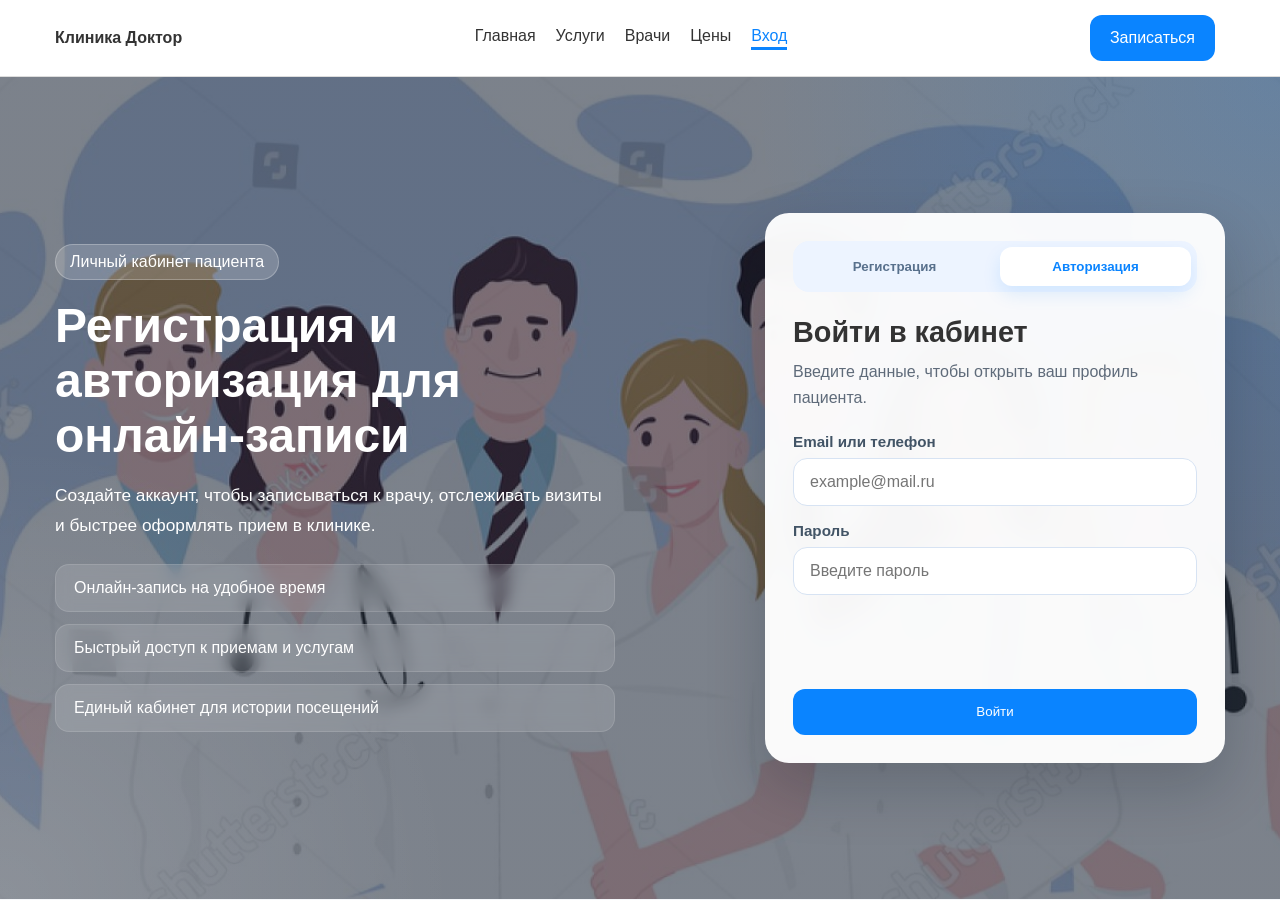
<file: admin.html>
<!DOCTYPE html>
<html lang="ru">
<head>
    <meta charset="UTF-8">
    <meta name="viewport" content="width=device-width, initial-scale=1.0">
    <title>Админ-панель — Клиника Доктор</title>
    <link rel="stylesheet" href="profile.css">
    <link rel="stylesheet" href="account-ui.css?v=5">
    <link rel="stylesheet" href="admin.css">
</head>
<body>
<header class="header">
    <div class="container nav">
        <a href="index.html" class="logo">Клиника Доктор</a>
        <nav class="menu">
            <a href="index.html">Главная</a>
            <a href="services.html">Услуги</a>
            <a href="doctors.html">Врачи</a>
            <a href="prices.html">Цены</a>
            <a href="contacts.html">Контакты</a>
        </nav>
        <a href="auth.html#register" class="btn primary">Записаться</a>
    </div>
</header>

<main class="profile-page">
    <section class="container admin-layout" data-admin-page>
        <aside class="admin-sidebar">
            <a href="#admin-summary">Обзор</a>
            <a href="#admin-specialty-form">Добавить специальность</a>
            <a href="#admin-specialties">Специальности</a>
            <a href="#admin-doctor-form">Добавить врача</a>
            <a href="#admin-service-form">Добавить услугу</a>
            <a href="#admin-doctors">Врачи</a>
            <a href="#admin-services">Услуги</a>
            <a href="#admin-appointments">Записи</a>
        </aside>

        <div class="admin-content">
            <section class="profile-section" id="admin-summary">
                <div class="admin-summary" data-admin-summary></div>
            </section>

            <section class="profile-section" id="admin-specialty-form">
                <h2>Добавить специальность</h2>
                <form class="admin-form" data-admin-specialty-form>
                    <input type="text" name="name" placeholder="Название специальности" required>
                    <input type="text" name="specialty_key" placeholder="Ключ: endocrinologist" required>
                    <button type="submit" class="btn primary">Добавить специальность</button>
                    <p class="auth-message"></p>
                </form>
            </section>

            <section class="profile-section" id="admin-specialties">
                <div class="section-header">
                    <h2>Специальности</h2>
                    <button class="btn secondary admin-toggle-btn" type="button" data-toggle-list="specialties">Свернуть</button>
                </div>
                <div class="admin-list" data-admin-specialties></div>
            </section>

            <section class="profile-section" id="admin-doctor-form">
                <h2>Добавить врача</h2>
                <form class="admin-form" data-admin-doctor-form>
                    <input type="text" name="full_name" placeholder="ФИО врача" required>
                    <select name="specialty_id" required></select>
                    <div class="admin-form-group">
                        <h3>Аккаунт врача</h3>
                        <input type="email" name="account_login" placeholder="Логин врача (email)" required>
                        <input type="tel" name="account_phone" placeholder="Телефон врача" required>
                        <input type="text" name="account_password" placeholder="Пароль врача" required>
                    </div>
                    <input type="text" name="experience_text" placeholder="Стаж: 10 лет" required>
                    <input type="file" name="image_file" accept="image/png,image/jpeg,image/webp" required>
                    <div class="admin-picker">
                        <label class="admin-picker-label" for="doctor-service-select">Услуги врача</label>
                        <select id="doctor-service-select" data-admin-service-select>
                            <option value="">Выберите услугу</option>
                        </select>
                        <button type="button" class="btn primary admin-picker-btn" data-admin-add-service>Добавить</button>
                    </div>
                    <div class="admin-selected-list" data-admin-selected-services></div>
                    <textarea name="description" rows="4" placeholder="Описание врача" required></textarea>
                    <button type="submit" class="btn primary">Добавить врача</button>
                    <p class="auth-message"></p>
                </form>
            </section>

            <section class="profile-section" id="admin-service-form">
                <h2>Добавить услугу</h2>
                <form class="admin-form" data-admin-service-form>
                    <input type="text" name="name" placeholder="Название услуги" required>
                    <input type="number" name="price" placeholder="Цена" required>
                    <select name="category_key" required>
                        <option value="">Выберите категорию</option>
                        <option value="consultation">Консультации</option>
                        <option value="diagnostics">Диагностика</option>
                        <option value="analysis">Анализы</option>
                        <option value="cardio">Кардиология</option>
                        <option value="checkup">Check-up</option>
                        <option value="treatment">Лечение</option>
                        <option value="general">Общее</option>
                    </select>
                    <select name="specialty_id">
                        <option value="">Без специальности</option>
                    </select>
                    <p class="admin-hint">Услугу можно оставить общей или привязать к определенной специальности.</p>
                    <input type="file" name="image_file" accept="image/png,image/jpeg,image/webp" required>
                    <button type="submit" class="btn primary">Добавить услугу</button>
                    <p class="auth-message"></p>
                </form>
            </section>

            <section class="profile-section" id="admin-doctors">
                <div class="section-header">
                    <h2>Врачи</h2>
                    <button class="btn secondary admin-toggle-btn" type="button" data-toggle-list="doctors">Свернуть</button>
                </div>
                <div class="admin-list" data-admin-doctors></div>
            </section>

            <section class="profile-section" id="admin-services">
                <div class="section-header">
                    <h2>Услуги</h2>
                    <button class="btn secondary admin-toggle-btn" type="button" data-toggle-list="services">Свернуть</button>
                </div>
                <div class="admin-list" data-admin-services></div>
            </section>

            <section class="profile-section" id="admin-appointments">
                <h2>Все записи</h2>
                <div class="admin-appointments" data-admin-appointments></div>
            </section>
        </div>
    </section>
</main>

<footer class="footer">
    <div class="container">
        <p>© 2026 Клиника Доктор</p>
    </div>
</footer>

<script>
const links = document.querySelectorAll('.menu a');
links.forEach(link => {
    if (link.href === window.location.href) {
        link.classList.add('active');
    }
});
</script>
<script src="account-ui.js?v=5"></script>
</body>
</html>
</file>
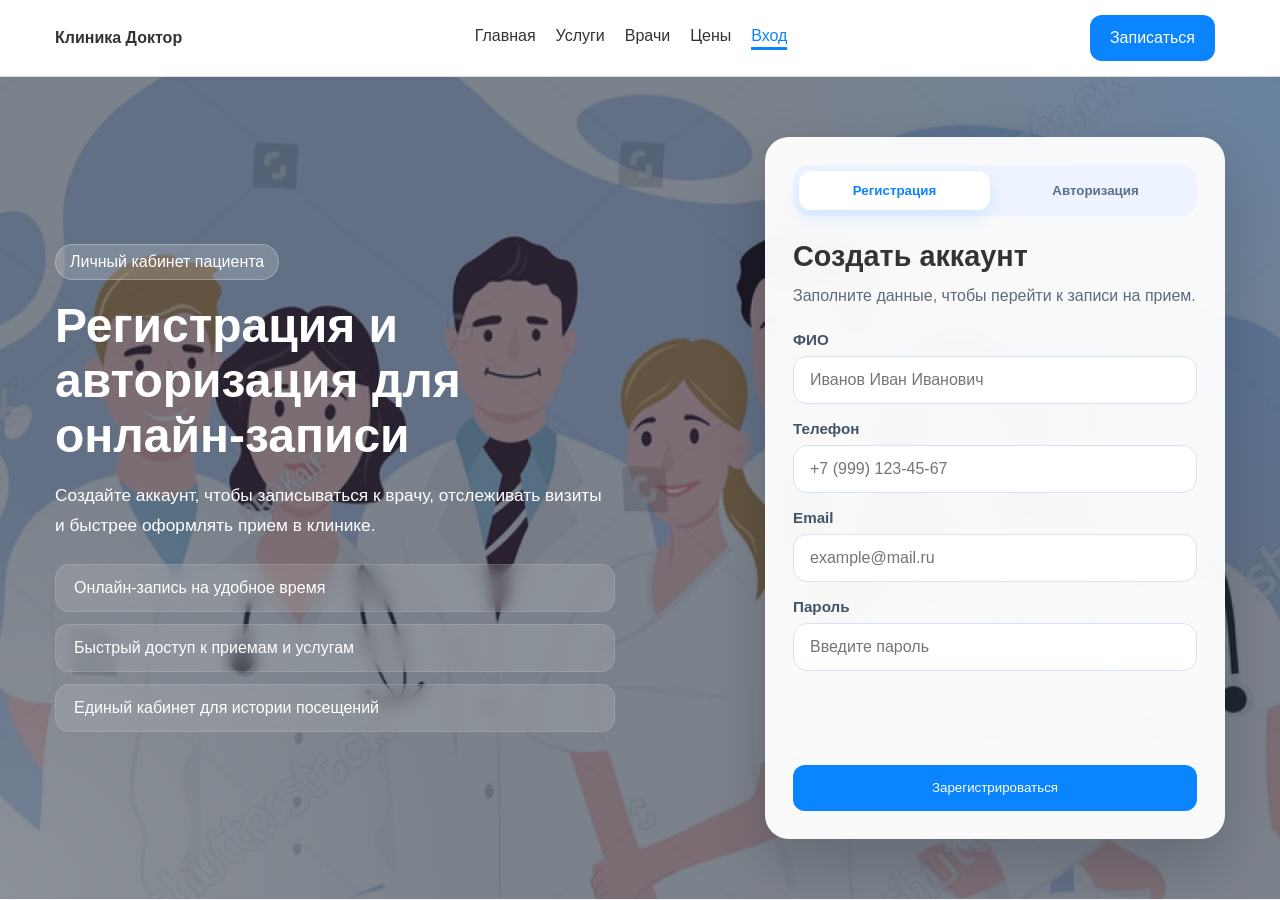
<file: auth.html>
<!DOCTYPE html>
<html lang="ru">
<head>
    <meta charset="UTF-8">
    <meta name="viewport" content="width=device-width, initial-scale=1.0">
    <title>Регистрация и авторизация — Клиника Доктор</title>
    <link rel="stylesheet" href="auth.css">
    <link rel="stylesheet" href="account-ui.css?v=5">
</head>
<body>
<header class="header">
    <div class="container nav">
        <a href="index.html" class="logo">Клиника Доктор</a>
        <nav class="menu">
            <a href="index.html">Главная</a>
            <a href="services.html">Услуги</a>
            <a href="doctors.html">Врачи</a>
            <a href="prices.html">Цены</a>
            <a href="auth.html" class="active">Вход</a>
        </nav>
        <a href="auth.html#register" class="btn primary">Записаться</a>
    </div>
</header>

<main class="auth-page">
    <div class="auth-backdrop"></div>
    <section class="auth-shell container">
        <div class="auth-aside">
            <span class="hero-badge">Личный кабинет пациента</span>
            <h1>Регистрация и авторизация для онлайн-записи</h1>
            <p>Создайте аккаунт, чтобы записываться к врачу, отслеживать визиты и быстрее оформлять прием в клинике.</p>
            <ul class="auth-benefits">
                <li>Онлайн-запись на удобное время</li>
                <li>Быстрый доступ к приемам и услугам</li>
                <li>Единый кабинет для истории посещений</li>
            </ul>
        </div>

        <div class="auth-window">
            <div class="auth-tabs">
                <button class="tab-btn active" data-tab="register" type="button">Регистрация</button>
                <button class="tab-btn" data-tab="login" type="button">Авторизация</button>
            </div>

            <div class="auth-panel active" id="register-panel">
                <h2>Создать аккаунт</h2>
                <p>Заполните данные, чтобы перейти к записи на прием.</p>
                <form class="auth-form">
                    <label>
                        <span>ФИО</span>
                        <input type="text" name="full_name" placeholder="Иванов Иван Иванович" autocomplete="name" required>
                    </label>
                    <label>
                        <span>Телефон</span>
                        <input type="tel" name="phone" placeholder="+7 (999) 123-45-67" autocomplete="tel" required>
                    </label>
                    <label>
                        <span>Email</span>
                        <input type="email" name="email" placeholder="example@mail.ru" autocomplete="email" required>
                    </label>
                    <label>
                        <span>Пароль</span>
                        <input type="password" name="password" placeholder="Введите пароль" autocomplete="new-password" required>
                    </label>
                    <p class="auth-message" aria-live="polite"></p>
                    <button type="submit" class="btn primary">Зарегистрироваться</button>
                </form>
            </div>

            <div class="auth-panel" id="login-panel">
                <h2>Войти в кабинет</h2>
                <p>Введите данные, чтобы открыть ваш профиль пациента.</p>
                <form class="auth-form">
                    <label>
                        <span>Email или телефон</span>
                        <input type="text" name="login" placeholder="example@mail.ru" autocomplete="username" required>
                    </label>
                    <label>
                        <span>Пароль</span>
                        <input type="password" name="password" placeholder="Введите пароль" autocomplete="current-password" required>
                    </label>
                    <p class="auth-message" aria-live="polite"></p>
                    <button type="submit" class="btn primary">Войти</button>
                </form>
            </div>
        </div>
    </section>
</main>

<script>
const menuLinks = document.querySelectorAll(".menu a");
menuLinks.forEach((link) => {
    if (link.href === window.location.href.split("#")[0]) {
        link.classList.add("active");
    }
});

const tabs = document.querySelectorAll(".tab-btn");
const panels = document.querySelectorAll(".auth-panel");

function activateTab(tabName) {
    tabs.forEach((tab) => {
        tab.classList.toggle("active", tab.dataset.tab === tabName);
    });

    panels.forEach((panel) => {
        panel.classList.toggle("active", panel.id === `${tabName}-panel`);
    });
}

tabs.forEach((tab) => {
    tab.addEventListener("click", () => {
        const tabName = tab.dataset.tab;
        activateTab(tabName);
        history.replaceState(null, "", `#${tabName}`);
    });
});

const initialTab = window.location.hash === "#login" ? "login" : "register";
activateTab(initialTab);
</script>
<script src="account-ui.js?v=5"></script>
</body>
</html>
</file>
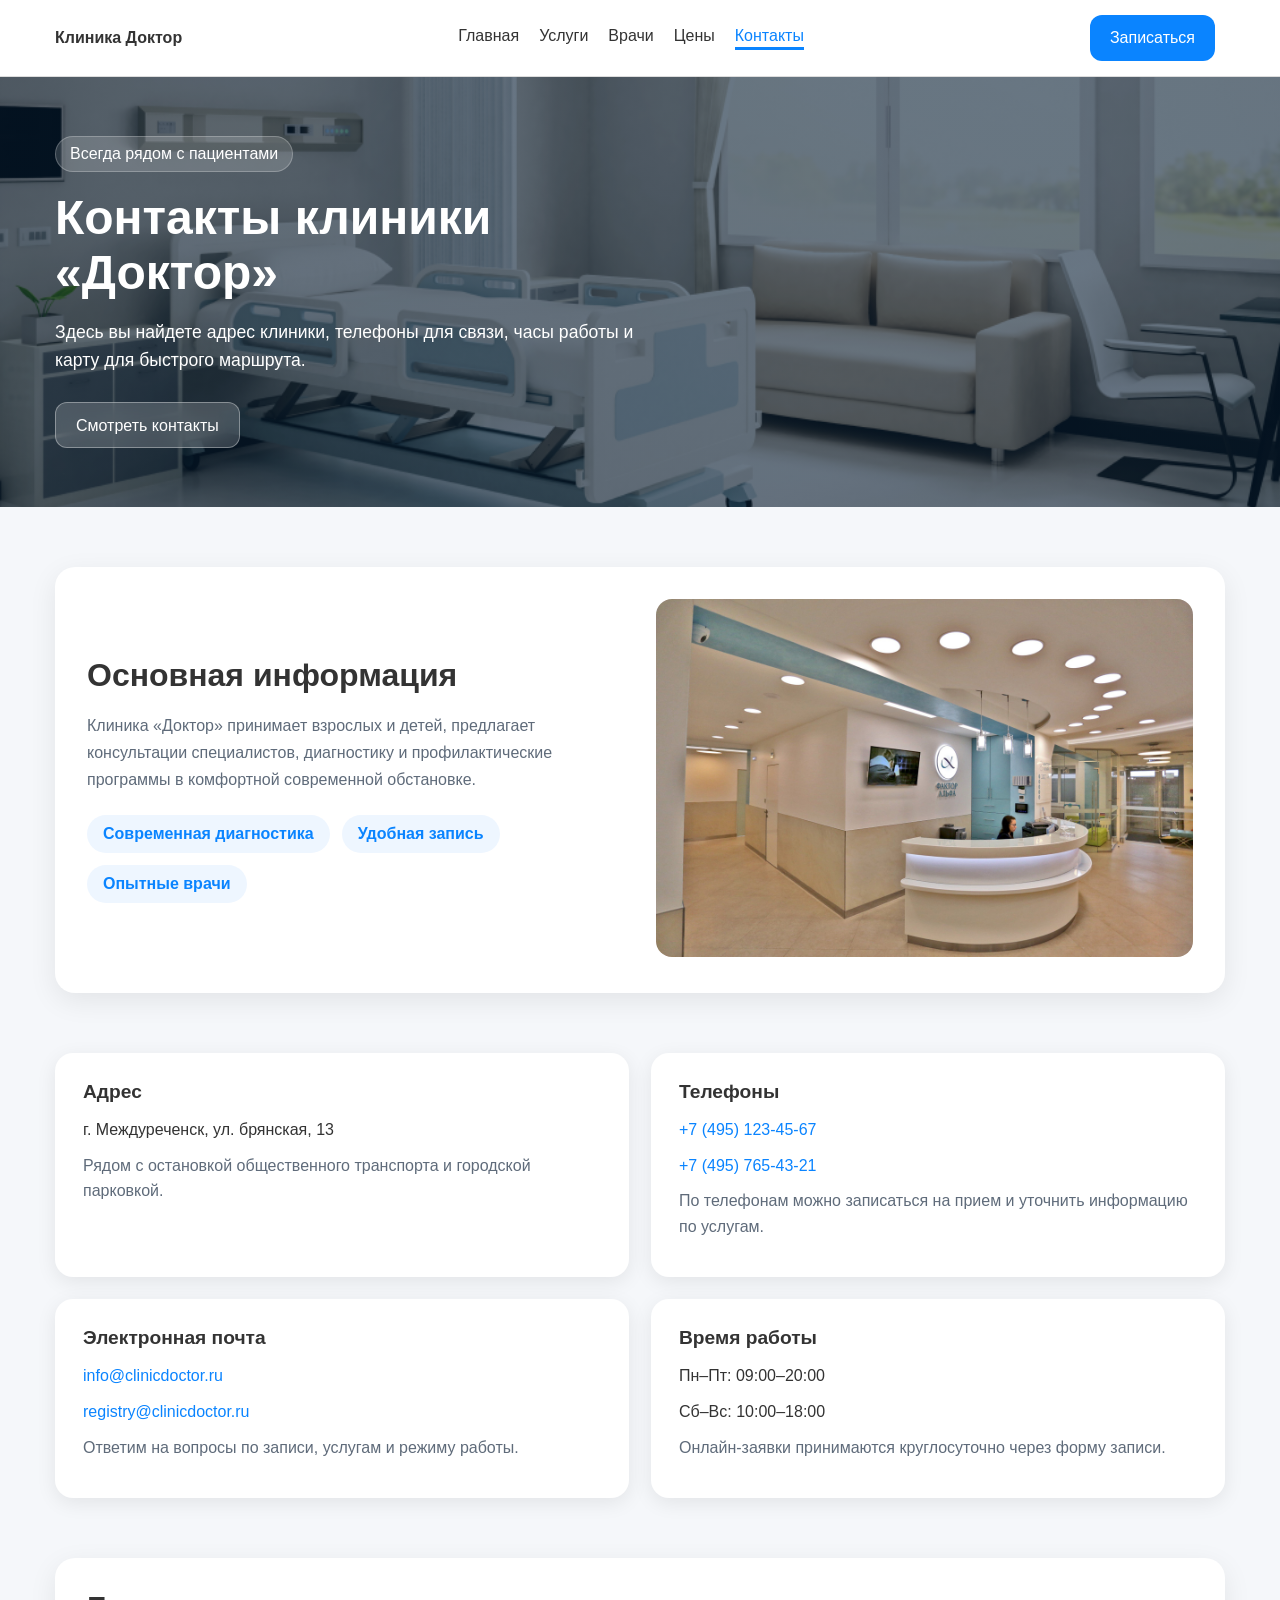
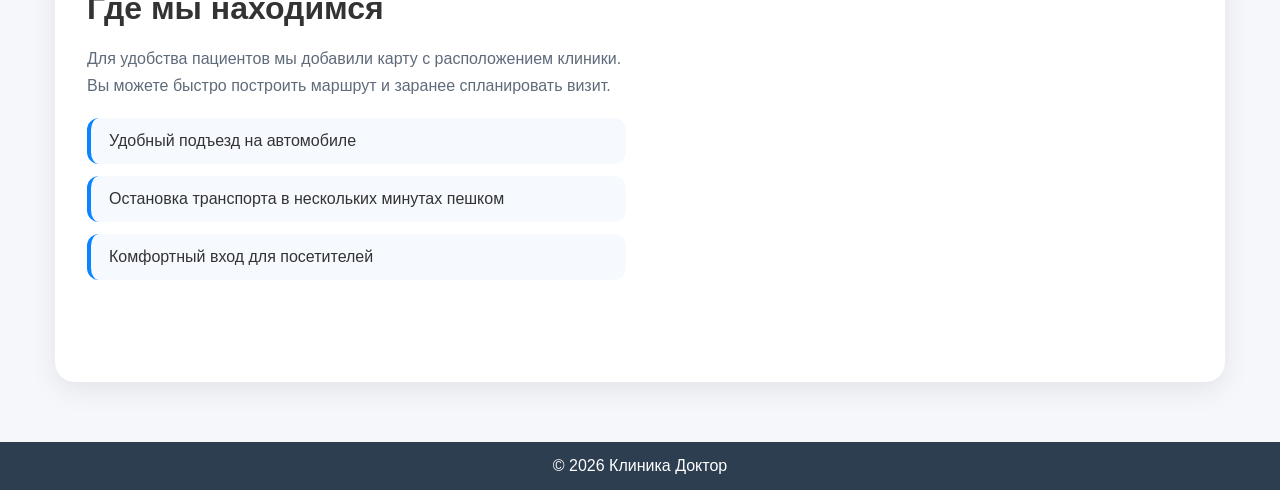
<file: contacts.html>
<!DOCTYPE html>
<html lang="ru">
<head>
    <meta charset="UTF-8">
    <meta name="viewport" content="width=device-width, initial-scale=1.0">
    <title>Контакты — Клиника Доктор</title>
    <link rel="stylesheet" href="contacts.css">
    <link rel="stylesheet" href="account-ui.css?v=5">
</head>
<body>

<header class="header">
    <div class="container nav">
        <a href="index.html" class="logo">Клиника Доктор</a>
        <nav class="menu">
            <a href="index.html">Главная</a>
            <a href="services.html">Услуги</a>
            <a href="doctors.html">Врачи</a>
            <a href="prices.html">Цены</a>
            <a href="contacts.html" class="active">Контакты</a>
        </nav>
        <a href="auth.html#register" class="btn primary">Записаться</a>
    </div>
</header>

<section class="hero contacts-hero">
    <div class="container hero-content">
        <div class="hero-text">
            <span class="hero-badge">Всегда рядом с пациентами</span>
            <h1>Контакты клиники «Доктор»</h1>
            <p>Здесь вы найдете адрес клиники, телефоны для связи, часы работы и карту для быстрого маршрута.</p>
            <a href="#contact-info" class="btn glass">Смотреть контакты</a>
        </div>
    </div>
</section>

<section class="container contact-overview" id="contact-info">
    <div class="contact-card intro-card">
        <div class="intro-text">
            <h2 class="section-title">Основная информация</h2>
            <p>Клиника «Доктор» принимает взрослых и детей, предлагает консультации специалистов, диагностику и профилактические программы в комфортной современной обстановке.</p>
            <div class="contact-tags">
                <span>Современная диагностика</span>
                <span>Удобная запись</span>
                <span>Опытные врачи</span>
            </div>
        </div>
        <div class="intro-image">
            <img src="foto/bolnica.jpg" alt="Здание клиники">
        </div>
    </div>
</section>

<section class="container contact-details">
    <div class="details-grid">
        <article class="detail-card">
            <h3>Адрес</h3>
            <p>г. Междуреченск, ул. брянская, 13</p>
            <p class="detail-note">Рядом с остановкой общественного транспорта и городской парковкой.</p>
        </article>

        <article class="detail-card">
            <h3>Телефоны</h3>
            <p><a href="tel:+74951234567">+7 (495) 123-45-67</a></p>
            <p><a href="tel:+74957654321">+7 (495) 765-43-21</a></p>
            <p class="detail-note">По телефонам можно записаться на прием и уточнить информацию по услугам.</p>
        </article>

        <article class="detail-card">
            <h3>Электронная почта</h3>
            <p><a href="mailto:info@clinicdoctor.ru">info@clinicdoctor.ru</a></p>
            <p><a href="mailto:registry@clinicdoctor.ru">registry@clinicdoctor.ru</a></p>
            <p class="detail-note">Ответим на вопросы по записи, услугам и режиму работы.</p>
        </article>

        <article class="detail-card">
            <h3>Время работы</h3>
            <p>Пн–Пт: 09:00–20:00</p>
            <p>Сб–Вс: 10:00–18:00</p>
            <p class="detail-note">Онлайн-заявки принимаются круглосуточно через форму записи.</p>
        </article>
    </div>
</section>

<section class="container map-section">
    <div class="map-card">
        <div class="map-info">
            <h2 class="section-title">Где мы находимся</h2>
            <p>Для удобства пациентов мы добавили карту с расположением клиники. Вы можете быстро построить маршрут и заранее спланировать визит.</p>
            <ul class="map-points">
                <li>Удобный подъезд на автомобиле</li>
                <li>Остановка транспорта в нескольких минутах пешком</li>
                <li>Комфортный вход для посетителей</li>
            </ul>
        </div>
        <div class="map-frame">
            <iframe
                src="https://www.google.com/maps?q=%D0%9C%D0%B5%D0%B6%D0%B4%D1%83%D1%80%D0%B5%D1%87%D0%B5%D0%BD%D1%81%D0%BA%2C%20%D1%83%D0%BB%D0%B8%D1%86%D0%B0%20%D0%91%D1%80%D1%8F%D0%BD%D1%81%D0%BA%D0%B0%D1%8F%2013&output=embed"
                width="100%"
                height="100%"
                style="border: 0;"
                allowfullscreen=""
                loading="lazy"
                referrerpolicy="no-referrer-when-downgrade"></iframe>
        </div>
    </div>
</section>

<footer class="footer">
    <div class="container">
        <p>© 2026 Клиника Доктор</p>
    </div>
</footer>

<script>
const links = document.querySelectorAll('.menu a');
links.forEach(link => {
    if (link.href === window.location.href) {
        link.classList.add('active');
    }
});
</script>
<script src="account-ui.js?v=5"></script>

</body>
</html>
</file>
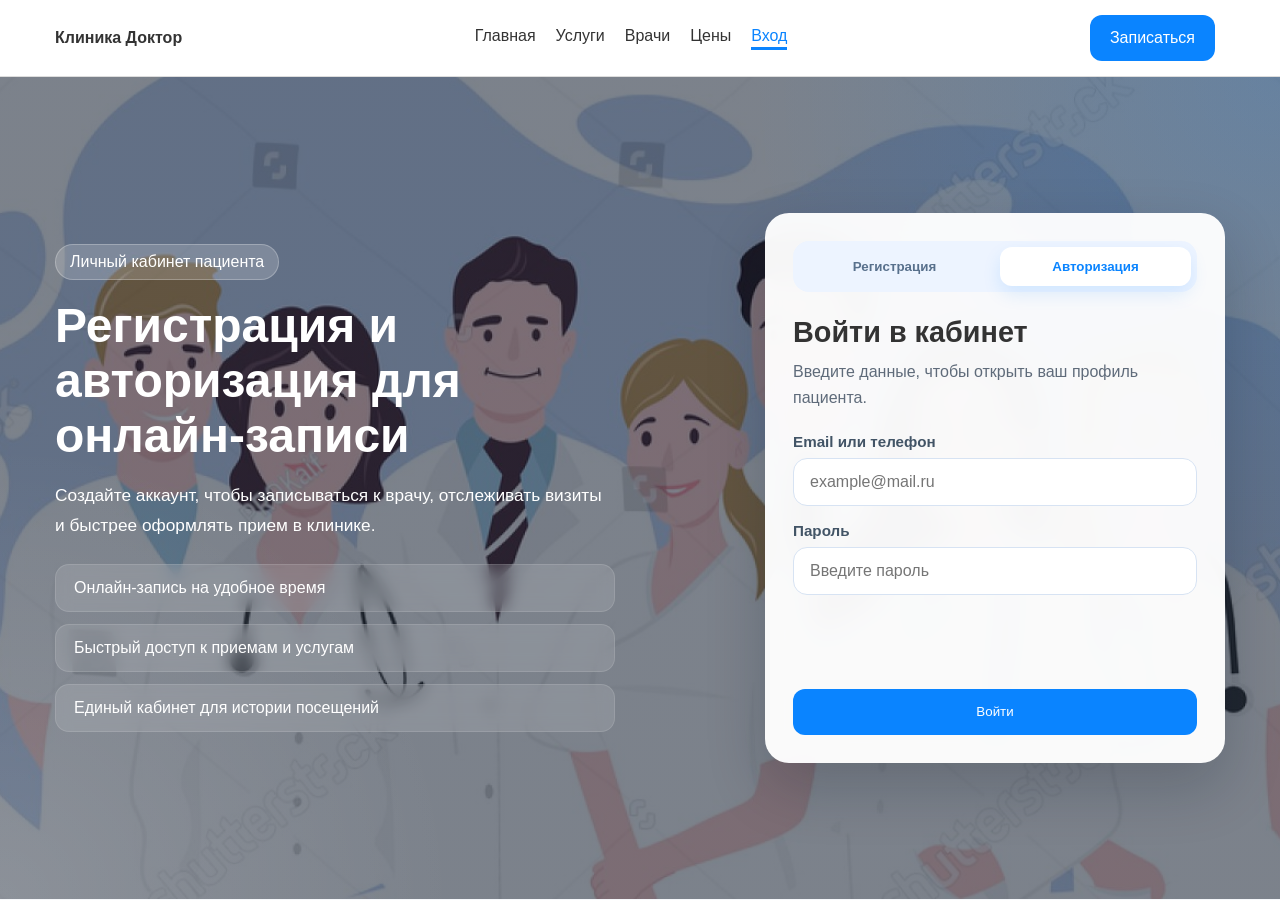
<file: profile.html>
<!DOCTYPE html>
<html lang="ru">
<head>
    <meta charset="UTF-8">
    <meta name="viewport" content="width=device-width, initial-scale=1.0">
    <title>Профиль — Клиника Доктор</title>
    <link rel="stylesheet" href="profile.css">
    <link rel="stylesheet" href="account-ui.css?v=5">
</head>
<body>

<header class="header">
    <div class="container nav">
        <a href="index.html" class="logo">Клиника Доктор</a>
        <nav class="menu">
            <a href="index.html">Главная</a>
            <a href="services.html">Услуги</a>
            <a href="doctors.html">Врачи</a>
            <a href="prices.html">Цены</a>
            <a href="contacts.html">Контакты</a>
        </nav>
        <a href="auth.html#register" class="btn primary">Записаться</a>
    </div>
</header>

<main class="profile-page">
    <section class="container profile-layout" data-profile-page>
        <aside class="profile-card">
            <div class="profile-avatar" data-profile-avatar>П</div>
            <h1 data-profile-name>Профиль пациента</h1>
            <div class="profile-details">
                <div class="profile-detail">
                    <span>Email</span>
                    <strong data-profile-email>user@example.com</strong>
                </div>
                <div class="profile-detail">
                    <span>Телефон</span>
                    <strong data-profile-phone>+7 (000) 000-00-00</strong>
                </div>
                <div class="profile-detail">
                    <span>Аккаунт создан</span>
                    <strong data-profile-created>01 января 2026</strong>
                </div>
            </div>
        </aside>

        <section class="profile-section">
            <div class="profile-summary">
                <div class="profile-summary-card">
                    <span>Активных записей</span>
                    <strong data-profile-count>0</strong>
                </div>
                <div class="profile-summary-card">
                    <span>Быстрое действие</span>
                    <a href="#" class="btn primary" data-quick-action="admin-consultation">Записаться к администратору</a>
                </div>
            </div>

            <h2>Мои записи</h2>
            <div class="profile-appointments" data-profile-appointments></div>
        </section>
    </section>
</main>

<footer class="footer">
    <div class="container">
        <p>© 2026 Клиника Доктор</p>
    </div>
</footer>

<script>
const links = document.querySelectorAll('.menu a');
links.forEach(link => {
    if (link.href === window.location.href) {
        link.classList.add('active');
    }
});
</script>
<script src="account-ui.js?v=5"></script>

</body>
</html>
</file>
<file: profile.css>
* {
    margin: 0;
    padding: 0;
    box-sizing: border-box;
    font-family: Arial, sans-serif;
}

body {
    background: #f5f7fa;
    color: #333;
}

.container {
    max-width: 1200px;
    margin: auto;
    padding: 0 15px;
}

.header {
    background: white;
    padding: 15px 0;
    border-bottom: 1px solid #ddd;
}

.nav {
    display: flex;
    justify-content: space-between;
    align-items: center;
    gap: 20px;
}

.menu {
    display: flex;
    flex-wrap: wrap;
    margin: 0 auto;
}

.nav a {
    margin: 0 10px;
    text-decoration: none;
    color: #333;
    transition: 0.3s;
}

.nav a:hover {
    color: #0a84ff;
}

.nav a.active {
    color: #0a84ff;
    border-bottom: 3px solid #0a84ff;
    padding-bottom: 2px;
}

.logo {
    font-weight: bold;
}

.nav .logo {
    margin: 0;
    color: #333;
    text-decoration: none;
}

.btn {
    display: inline-flex;
    align-items: center;
    justify-content: center;
    padding: 12px 20px;
    border-radius: 12px;
    font-weight: 500;
    cursor: pointer;
    transition: all 0.25s ease;
    border: none;
    text-decoration: none;
    line-height: 1.2;
    text-align: center;
    min-height: 46px;
    white-space: nowrap;
}

.btn.primary {
    background: #0a84ff;
    color: white;
}

.btn.primary:hover {
    background: #339cff;
    transform: scale(1.03);
    box-shadow: 0 8px 20px rgba(10, 132, 255, 0.3);
}

.footer {
    background: #2c3e50;
    color: white;
    text-align: center;
    padding: 15px;
}

@media (max-width: 768px) {
    .nav {
        flex-direction: column;
        gap: 10px;
    }

    .menu {
        justify-content: center;
    }

    .btn.primary {
        width: 100%;
    }
}
</file>
<file: account-ui.css>
.account-hidden {
    display: none !important;
}

.account-widget {
    position: relative;
    margin-left: auto;
}

.account-trigger {
    width: 52px;
    height: 52px;
    border: none;
    border-radius: 50%;
    background: linear-gradient(135deg, #0a84ff, #37b4ff);
    color: #fff;
    font-size: 1rem;
    font-weight: 700;
    cursor: pointer;
    box-shadow: 0 12px 30px rgba(10, 132, 255, 0.24);
    transition: transform 0.2s ease, box-shadow 0.2s ease;
}

.account-trigger:hover {
    transform: translateY(-2px);
    box-shadow: 0 16px 34px rgba(10, 132, 255, 0.3);
}

.account-trigger:focus-visible,
.account-action:focus-visible,
.account-logout:focus-visible,
.auth-form input:focus-visible {
    outline: 3px solid rgba(10, 132, 255, 0.22);
    outline-offset: 3px;
}

.account-panel {
    position: absolute;
    top: calc(100% + 14px);
    right: 0;
    width: min(360px, calc(100vw - 30px));
    background: #fff;
    border-radius: 20px;
    padding: 22px;
    box-shadow: 0 22px 50px rgba(15, 23, 42, 0.16);
    border: 1px solid rgba(148, 163, 184, 0.24);
    z-index: 30;
    display: none;
}

.account-panel.open {
    display: block;
}

.account-panel::before {
    content: "";
    position: absolute;
    top: -7px;
    right: 22px;
    width: 14px;
    height: 14px;
    background: #fff;
    border-left: 1px solid rgba(148, 163, 184, 0.24);
    border-top: 1px solid rgba(148, 163, 184, 0.24);
    transform: rotate(45deg);
}

.account-user {
    display: flex;
    align-items: center;
    gap: 14px;
    margin-bottom: 18px;
}

.account-avatar {
    width: 58px;
    height: 58px;
    border-radius: 18px;
    background: linear-gradient(135deg, #e0f2fe, #bae6fd);
    color: #0369a1;
    display: flex;
    align-items: center;
    justify-content: center;
    font-size: 1.2rem;
    font-weight: 700;
}

.account-user h3 {
    margin: 0 0 4px;
    font-size: 1.05rem;
}

.account-user p,
.account-caption,
.account-empty,
.auth-message {
    margin: 0;
    color: #64748b;
    line-height: 1.5;
}

.account-section-title {
    margin: 0 0 10px;
    font-size: 0.95rem;
    color: #0f172a;
}

.account-appointments {
    display: grid;
    gap: 10px;
    margin: 0 0 18px;
}

.account-appointment {
    padding: 12px 14px;
    border-radius: 14px;
    background: #f8fbff;
    border: 1px solid #dbeafe;
}

.account-appointment strong,
.account-appointment span {
    display: block;
}

.account-appointment strong {
    margin-bottom: 4px;
    color: #0f172a;
}

.account-appointment span {
    color: #64748b;
    font-size: 0.93rem;
}

.account-actions {
    display: flex;
    gap: 10px;
    align-items: center;
}

.account-action,
.account-logout {
    flex: 1;
    min-height: 44px;
    border-radius: 12px;
    font-weight: 600;
    cursor: pointer;
    text-decoration: none;
    display: inline-flex;
    align-items: center;
    justify-content: center;
}

.account-action {
    background: #f8fafc;
    color: #0f172a;
    border: 1px solid #cbd5e1;
    text-align: center;
    padding: 0 14px;
}

.account-logout {
    background: #eff6ff;
    color: #0a84ff;
    border: 1px solid #bfdbfe;
}

.account-toast {
    position: fixed;
    right: 20px;
    bottom: 20px;
    max-width: 320px;
    background: #0f172a;
    color: #fff;
    padding: 14px 16px;
    border-radius: 14px;
    box-shadow: 0 16px 38px rgba(15, 23, 42, 0.26);
    opacity: 0;
    transform: translateY(14px);
    pointer-events: none;
    transition: opacity 0.25s ease, transform 0.25s ease;
    z-index: 150;
}

.account-toast.error {
    background: #b91c1c;
}

.account-toast.show {
    opacity: 1;
    transform: translateY(0);
}

body.account-modal-open {
    overflow: hidden;
}

.auth-message {
    margin-top: 12px;
    font-size: 0.95rem;
}

.auth-message.success {
    color: #0f766e;
}

.auth-message.error {
    color: #b91c1c;
}

.appointment-form .auth-message.error {
    width: 100%;
    margin: 4px 0 0;
    padding: 12px 14px;
    border-radius: 12px;
    background: #fef2f2;
    border: 1px solid #fecaca;
    color: #991b1b;
    font-weight: 600;
}

.appointment-modal {
    position: fixed;
    inset: 0;
    display: none;
    z-index: 100;
}

.appointment-modal.open {
    display: block;
}

.appointment-modal__backdrop {
    position: absolute;
    inset: 0;
    background: rgba(15, 23, 42, 0.6);
    backdrop-filter: blur(4px);
}

.appointment-modal__dialog {
    position: relative;
    width: min(520px, calc(100vw - 30px));
    margin: 70px auto;
    background: #fff;
    border-radius: 24px;
    box-shadow: 0 24px 60px rgba(15, 23, 42, 0.25);
    overflow: hidden;
}

.appointment-modal__body {
    padding: 28px;
}

.appointment-modal__close {
    position: absolute;
    top: 16px;
    right: 16px;
    width: 40px;
    height: 40px;
    border: none;
    border-radius: 50%;
    background: #eff6ff;
    color: #0a84ff;
    font-size: 1.4rem;
    cursor: pointer;
}

.appointment-modal__eyebrow {
    margin-bottom: 8px;
    color: #0a84ff;
    font-weight: 700;
}

.appointment-modal__body h2 {
    margin: 0 0 10px;
    font-size: 1.8rem;
    color: #0f172a;
}

.appointment-modal__service {
    margin: 0 0 6px;
    font-size: 1.05rem;
    font-weight: 700;
    color: #0f172a;
}

.appointment-modal__subtitle {
    margin: 0 0 18px;
    color: #64748b;
    line-height: 1.6;
}

.appointment-form {
    display: grid;
    gap: 16px;
}

.appointment-form label {
    display: grid;
    gap: 8px;
}

.appointment-fixed {
    padding: 13px 16px;
    border: 1px solid #d7e3f3;
    border-radius: 14px;
    background: #f8fbff;
    color: #334155;
    font-weight: 600;
}

.appointment-form label.hidden {
    display: none;
}

.appointment-form span {
    font-size: 0.95rem;
    font-weight: 600;
    color: #425466;
}

.appointment-form input,
.appointment-form select,
.appointment-form textarea {
    width: 100%;
    border: 1px solid #d7e3f3;
    border-radius: 14px;
    padding: 14px 16px;
    font-size: 1rem;
    background: #fff;
    transition: border-color 0.25s ease, box-shadow 0.25s ease;
}

.appointment-form textarea {
    resize: vertical;
}

.appointment-form input:focus,
.appointment-form select:focus,
.appointment-form textarea:focus {
    outline: none;
    border-color: #0a84ff;
    box-shadow: 0 0 0 4px rgba(10, 132, 255, 0.14);
}

.profile-page {
    min-height: calc(100vh - 78px);
    padding: 42px 0 64px;
    background:
        radial-gradient(circle at top right, rgba(10, 132, 255, 0.1), transparent 30%),
        linear-gradient(180deg, #f8fbff 0%, #eef5fb 100%);
}

.profile-layout {
    display: grid;
    grid-template-columns: 340px 1fr;
    gap: 24px;
    align-items: start;
}

.profile-card,
.profile-section {
    background: rgba(255, 255, 255, 0.96);
    border-radius: 24px;
    padding: 28px;
    box-shadow: 0 18px 40px rgba(15, 23, 42, 0.08);
}

.profile-card h1,
.profile-section h2 {
    margin: 0 0 18px;
    color: #0f172a;
}

.profile-avatar {
    width: 78px;
    height: 78px;
    border-radius: 24px;
    background: linear-gradient(135deg, #0a84ff, #38bdf8);
    color: #fff;
    display: flex;
    align-items: center;
    justify-content: center;
    font-size: 1.7rem;
    font-weight: 700;
    margin-bottom: 18px;
}

.profile-details {
    display: grid;
    gap: 14px;
}

.profile-detail {
    padding: 14px 16px;
    border-radius: 16px;
    background: #f8fbff;
    border: 1px solid #dbeafe;
}

.profile-detail span {
    display: block;
    margin-bottom: 4px;
    font-size: 0.85rem;
    color: #64748b;
}

.profile-detail strong {
    color: #0f172a;
}

.profile-summary {
    display: grid;
    grid-template-columns: repeat(2, minmax(0, 1fr));
    gap: 18px;
    margin-bottom: 24px;
}

.profile-summary-card {
    padding: 18px;
    border-radius: 18px;
    background: #f8fbff;
    border: 1px solid #dbeafe;
}

.profile-summary-card span {
    display: block;
    margin-bottom: 6px;
    color: #64748b;
}

.profile-summary-card strong {
    font-size: 1.8rem;
    color: #0a84ff;
}

.profile-appointments {
    display: grid;
    gap: 16px;
}

.profile-appointment-card {
    display: flex;
    justify-content: space-between;
    gap: 18px;
    padding: 20px;
    border-radius: 20px;
    background: #f8fbff;
    border: 1px solid #dbeafe;
}

.profile-appointment-card h3 {
    margin: 8px 0;
    color: #0f172a;
}

.profile-appointment-card p {
    margin: 0;
    color: #64748b;
    line-height: 1.6;
}

.profile-appointment-date {
    color: #0a84ff !important;
    font-weight: 700;
}

.profile-appointment-price {
    margin-top: 8px !important;
    color: #0f172a !important;
    font-weight: 700;
}

.profile-appointment-note {
    margin-top: 10px !important;
}

.profile-cancel-btn {
    align-self: center;
    flex: 0 0 auto;
}

.appointment-actions {
    display: flex;
    align-items: center;
    justify-content: flex-end;
    flex-wrap: wrap;
    gap: 10px;
    min-width: 220px;
}

.appointment-status {
    display: inline-flex;
    width: fit-content;
    margin-top: 8px !important;
    padding: 6px 10px;
    border-radius: 999px;
    background: #e0f2fe;
    color: #0369a1 !important;
    font-weight: 700;
}

.profile-empty {
    padding: 28px;
    border-radius: 20px;
    background: #f8fbff;
    border: 1px dashed #bfdbfe;
    text-align: center;
}

.profile-empty h3 {
    margin: 0 0 10px;
}

.profile-empty p {
    margin: 0 0 18px;
}

@media (max-width: 768px) {
    .account-widget {
        margin-left: 0;
    }

    .account-panel {
        right: 50%;
        transform: translateX(50%);
    }

    .account-panel::before {
        right: 50%;
        transform: translateX(50%) rotate(45deg);
    }

    .account-actions {
        flex-direction: column;
    }

    .appointment-modal__dialog {
        margin: 24px auto;
    }

    .appointment-modal__body {
        padding: 22px;
    }

    .profile-layout {
        grid-template-columns: 1fr;
    }

    .profile-summary {
        grid-template-columns: 1fr;
    }

    .profile-appointment-card {
        flex-direction: column;
    }

    .appointment-actions {
        justify-content: stretch;
        min-width: 0;
    }

    .appointment-actions .btn,
    .appointment-actions .profile-cancel-btn {
        width: 100%;
    }
}
</file>
<file: admin.css>
.admin-layout {
    display: grid;
    grid-template-columns: 240px minmax(0, 1fr);
    gap: 24px;
    align-items: start;
}

.admin-content {
    display: grid;
    gap: 24px;
}

.admin-sidebar {
    position: sticky;
    top: 18px;
    display: grid;
    gap: 8px;
    padding: 14px;
    border-radius: 8px;
    background: #fff;
    border: 1px solid #dbeafe;
}

.admin-sidebar a {
    display: block;
    padding: 10px 12px;
    border-radius: 8px;
    color: #0f172a;
    text-decoration: none;
}

.admin-sidebar a:hover {
    background: #e0f2fe;
    color: #0a84ff;
}

.admin-summary {
    display: grid;
    grid-template-columns: repeat(auto-fit, minmax(220px, 1fr));
    gap: 16px;
}

.admin-summary-card {
    padding: 18px;
    border-radius: 18px;
    background: #f8fbff;
    border: 1px solid #dbeafe;
}

.admin-summary-card span {
    display: block;
    margin-bottom: 8px;
    color: #64748b;
}

.admin-summary-card strong {
    color: #0a84ff;
    font-size: 2rem;
}

.admin-form {
    display: grid;
    gap: 14px;
}

.admin-form-group {
    display: grid;
    gap: 12px;
    padding: 16px;
    border: 1px solid #d7e3f3;
    border-radius: 8px;
    background: #f8fbff;
}

.admin-form-group h3 {
    margin: 0;
    font-size: 1rem;
}

.admin-form input,
.admin-form textarea,
.admin-form select {
    width: 100%;
    border: 1px solid #d7e3f3;
    border-radius: 14px;
    padding: 14px 16px;
    font-size: 1rem;
    background: #fff;
}

.admin-hint {
    color: #64748b;
    font-size: 0.95rem;
    line-height: 1.5;
}

.admin-picker {
    display: grid;
    grid-template-columns: minmax(0, 1fr) auto;
    gap: 12px;
    align-items: end;
    padding: 16px;
    border: 1px solid #d7e3f3;
    border-radius: 16px;
    background: #f8fbff;
}

.admin-picker-label {
    grid-column: 1 / -1;
    color: #0f172a;
    font-weight: 600;
}

.admin-picker-btn {
    min-width: 140px;
}

.admin-selected-list {
    display: flex;
    flex-wrap: wrap;
    gap: 10px;
    min-height: 24px;
}

.admin-selected-empty {
    color: #64748b;
    font-size: 0.95rem;
}

.admin-selected-item {
    display: inline-flex;
    align-items: center;
    gap: 8px;
    padding: 10px 12px;
    border-radius: 999px;
    background: #e0f2fe;
    color: #0f172a;
    border: 1px solid #bae6fd;
    font-size: 0.95rem;
}

.admin-selected-item button {
    width: 28px;
    height: 28px;
    border: none;
    border-radius: 50%;
    background: #fff;
    color: #0a84ff;
    cursor: pointer;
    font-size: 1rem;
}

/* Cross icon for delete actions */
.delete-icon {
    flex: 0 0 32px;
    width: 32px;
    min-width: 32px;
    max-width: 32px;
    height: 32px;
    min-height: 32px;
    border: none;
    border-radius: 50%;
    background: #fff;
    color: #ef4444;
    cursor: pointer;
    font-size: 1rem;
    display: inline-flex;
    align-items: center;
    justify-content: center;
    padding: 0;
    line-height: 1;
}

.admin-list,
.admin-appointments {
    display: grid;
    gap: 14px;
}

.section-header {
    display: flex;
    justify-content: space-between;
    align-items: center;
    gap: 14px;
    margin-bottom: 16px;
}

.admin-list.collapsed {
    display: none;
}

.admin-card,
.admin-appointment-card {
    display: flex;
    justify-content: space-between;
    gap: 18px;
    padding: 18px;
    border-radius: 18px;
    background: #f8fbff;
    border: 1px solid #dbeafe;
}

.admin-card h3,
.admin-appointment-card h3 {
    margin: 0 0 8px;
}

.admin-card p,
.admin-appointment-card p {
    margin: 0;
    color: #64748b;
    line-height: 1.6;
}

.admin-card-actions {
    display: flex;
    align-items: center;
    gap: 10px;
    flex-wrap: wrap;
}

.appointment-status {
    display: inline-flex;
    width: fit-content;
    margin-top: 8px;
    padding: 6px 10px;
    border-radius: 999px;
    background: #e0f2fe;
    color: #0369a1;
    font-weight: 600;
}

@media (max-width: 768px) {
    .admin-layout {
        grid-template-columns: 1fr;
    }

    .admin-sidebar {
        position: static;
    }

    .admin-summary {
        grid-template-columns: 1fr 1fr;
    }

    .admin-picker {
        grid-template-columns: 1fr;
    }

    .admin-card,
    .admin-appointment-card {
        flex-direction: column;
    }
}
</file>
<file: auth.css>
* {
    margin: 0;
    padding: 0;
    box-sizing: border-box;
    font-family: Arial, sans-serif;
}

body {
    background: #f5f7fa;
    color: #333;
    min-height: 100vh;
}

.container {
    max-width: 1200px;
    margin: auto;
    padding: 0 15px;
}

.header {
    background: white;
    padding: 15px 0;
    border-bottom: 1px solid #ddd;
    position: relative;
    z-index: 2;
}

.nav {
    display: flex;
    justify-content: space-between;
    align-items: center;
    gap: 20px;
}

.menu {
    display: flex;
    flex-wrap: wrap;
    margin: 0 auto;
}

.nav a {
    margin: 0 10px;
    text-decoration: none;
    color: #333;
    transition: 0.3s;
}

.nav a:hover {
    color: #0a84ff;
}

.nav a.active {
    color: #0a84ff;
    border-bottom: 3px solid #0a84ff;
    padding-bottom: 2px;
}

.logo {
    font-weight: bold;
}

.nav .logo {
    margin: 0;
    color: #333;
    text-decoration: none;
}

.btn {
    display: inline-flex;
    align-items: center;
    justify-content: center;
    padding: 12px 20px;
    border-radius: 12px;
    font-weight: 500;
    cursor: pointer;
    transition: all 0.25s ease;
    border: none;
    text-decoration: none;
    line-height: 1.2;
    text-align: center;
    min-height: 46px;
    white-space: nowrap;
}

.btn.primary {
    background: #0a84ff;
    color: white;
}

.btn.primary:hover {
    background: #339cff;
    transform: scale(1.03);
    box-shadow: 0 8px 20px rgba(10, 132, 255, 0.3);
}

.auth-page {
    position: relative;
    min-height: calc(100vh - 78px);
    overflow: hidden;
    background:
        linear-gradient(rgba(16, 27, 44, 0.55), rgba(16, 27, 44, 0.55)),
        url(foto/komand.jpg) center/cover no-repeat;
}

.auth-backdrop {
    position: absolute;
    inset: 0;
    background:
        radial-gradient(circle at top right, rgba(10, 132, 255, 0.18), transparent 35%),
        radial-gradient(circle at bottom left, rgba(255, 255, 255, 0.12), transparent 30%);
}

.auth-shell {
    position: relative;
    z-index: 1;
    display: grid;
    grid-template-columns: 1fr 460px;
    gap: 32px;
    align-items: center;
    min-height: calc(100vh - 78px);
    padding-top: 50px;
    padding-bottom: 50px;
}

.auth-aside {
    color: white;
    max-width: 560px;
}

.auth-aside h1 {
    font-size: 3rem;
    line-height: 1.15;
    margin-bottom: 18px;
}

.auth-aside p {
    font-size: 1.08rem;
    line-height: 1.7;
    margin-bottom: 24px;
}

.hero-badge {
    display: inline-block;
    margin-bottom: 18px;
    padding: 8px 14px;
    border-radius: 999px;
    background: rgba(255, 255, 255, 0.18);
    border: 1px solid rgba(255, 255, 255, 0.25);
}

.auth-benefits {
    list-style: none;
    display: grid;
    gap: 12px;
}

.auth-benefits li {
    padding: 14px 18px;
    border-radius: 14px;
    background: rgba(255, 255, 255, 0.12);
    border: 1px solid rgba(255, 255, 255, 0.12);
    backdrop-filter: blur(8px);
}

.auth-window {
    background: rgba(255, 255, 255, 0.96);
    border-radius: 24px;
    padding: 28px;
    box-shadow: 0 24px 60px rgba(10, 18, 34, 0.2);
    backdrop-filter: blur(12px);
}

.auth-tabs {
    display: grid;
    grid-template-columns: 1fr 1fr;
    gap: 10px;
    margin-bottom: 24px;
    background: #edf4ff;
    border-radius: 16px;
    padding: 6px;
}

.tab-btn {
    border: none;
    background: transparent;
    border-radius: 12px;
    padding: 12px;
    font-weight: 600;
    cursor: pointer;
    color: #58708c;
    transition: all 0.25s ease;
}

.tab-btn.active {
    background: white;
    color: #0a84ff;
    box-shadow: 0 8px 18px rgba(10, 132, 255, 0.12);
}

.auth-panel {
    display: none;
}

.auth-panel.active {
    display: block;
}

.auth-panel h2 {
    margin-bottom: 10px;
    font-size: 1.8rem;
}

.auth-panel p {
    color: #5f6b7a;
    margin-bottom: 22px;
    line-height: 1.6;
}

.auth-form {
    display: grid;
    gap: 16px;
}

.auth-form label {
    display: grid;
    gap: 8px;
}

.auth-form span {
    font-size: 0.95rem;
    font-weight: 600;
    color: #425466;
}

.auth-form input {
    width: 100%;
    border: 1px solid #d7e3f3;
    border-radius: 14px;
    padding: 14px 16px;
    font-size: 1rem;
    transition: border-color 0.25s ease, box-shadow 0.25s ease;
}

.auth-form input:focus {
    outline: none;
    border-color: #0a84ff;
    box-shadow: 0 0 0 4px rgba(10, 132, 255, 0.14);
}

.auth-form .btn {
    width: 100%;
    margin-top: 8px;
}

.auth-message {
    min-height: 20px;
    margin: -2px 0 0;
    color: #5f6b7a;
    font-size: 0.94rem;
}

.auth-message.error {
    color: #c62828;
}

.auth-message.success {
    color: #1b8f4d;
}

@media (max-width: 900px) {
    .auth-shell {
        grid-template-columns: 1fr;
    }

    .auth-aside {
        max-width: none;
        text-align: center;
    }
}

@media (max-width: 768px) {
    .nav {
        flex-direction: column;
    }

    .menu {
        justify-content: center;
    }

    .auth-page {
        min-height: auto;
    }

    .auth-shell {
        min-height: auto;
        padding-top: 32px;
        padding-bottom: 32px;
    }

    .auth-aside h1 {
        font-size: 2.1rem;
    }

    .auth-window {
        padding: 22px;
    }

    .btn.primary {
        width: 100%;
    }
}
</file>
<file: contacts.css>
* {
    margin: 0;
    padding: 0;
    box-sizing: border-box;
    font-family: Arial, sans-serif;
}

body {
    background: #f5f7fa;
    color: #333;
}

.container {
    max-width: 1200px;
    margin: auto;
    padding: 0 15px;
}

.header {
    background: white;
    padding: 15px 0;
    border-bottom: 1px solid #ddd;
}

.nav {
    display: flex;
    justify-content: space-between;
    align-items: center;
    gap: 20px;
}

.menu {
    display: flex;
    flex-wrap: wrap;
    margin: 0 auto;
}

.nav a {
    margin: 0 10px;
    text-decoration: none;
    color: #333;
    transition: 0.3s;
}

.nav a:hover {
    color: #0a84ff;
}

.nav a.active {
    color: #0a84ff;
    border-bottom: 3px solid #0a84ff;
    padding-bottom: 2px;
}

.logo {
    font-weight: bold;
}

.nav .logo {
    margin: 0;
    color: #333;
    text-decoration: none;
}

.btn {
    display: inline-flex;
    align-items: center;
    justify-content: center;
    padding: 12px 20px;
    border-radius: 12px;
    font-weight: 500;
    cursor: pointer;
    transition: all 0.25s ease;
    border: none;
    text-decoration: none;
    line-height: 1.2;
    text-align: center;
    min-height: 46px;
    white-space: nowrap;
}

.btn.primary {
    background: #0a84ff;
    color: white;
}

.btn.primary:hover {
    background: #339cff;
    transform: scale(1.05);
    box-shadow: 0 8px 20px rgba(10, 132, 255, 0.3);
}

.btn.glass {
    background: rgba(255, 255, 255, 0.18);
    color: white;
    border: 1px solid rgba(255, 255, 255, 0.35);
    backdrop-filter: blur(10px);
    -webkit-backdrop-filter: blur(10px);
}

.btn.glass:hover {
    transform: scale(1.05);
    background: rgba(255, 255, 255, 0.28);
    box-shadow: 0 8px 25px rgba(255, 255, 255, 0.18);
}

.contacts-hero {
    min-height: 430px;
    display: flex;
    align-items: center;
    color: white;
    background-image: linear-gradient(rgba(5, 30, 54, 0.58), rgba(5, 30, 54, 0.58)), url(foto/glav.png);
    background-size: cover;
    background-position: center;
}

.hero-content {
    width: 100%;
}

.hero-text {
    max-width: 620px;
}

.hero-text h1 {
    font-size: 3rem;
    line-height: 1.15;
    margin-bottom: 18px;
}

.hero-text p {
    font-size: 1.1rem;
    line-height: 1.6;
    margin-bottom: 28px;
}

.hero-badge {
    display: inline-block;
    margin-bottom: 18px;
    padding: 8px 14px;
    border-radius: 999px;
    background: rgba(255, 255, 255, 0.16);
    border: 1px solid rgba(255, 255, 255, 0.24);
}

.section-title {
    font-size: 2rem;
    margin-bottom: 18px;
}

.contact-overview,
.contact-details,
.map-section {
    margin: 60px auto;
}

.contact-card,
.map-card {
    background: white;
    border-radius: 20px;
    box-shadow: 0 8px 28px rgba(0, 0, 0, 0.08);
}

.intro-card {
    display: flex;
    align-items: center;
    gap: 32px;
    padding: 32px;
}

.intro-text,
.intro-image {
    flex: 1;
}

.intro-text p {
    line-height: 1.7;
    color: #5f6b7a;
}

.contact-tags {
    display: flex;
    flex-wrap: wrap;
    gap: 12px;
    margin-top: 22px;
}

.contact-tags span {
    padding: 10px 16px;
    border-radius: 999px;
    background: #eef6ff;
    color: #0a84ff;
    font-weight: 600;
}

.intro-image img {
    width: 100%;
    min-height: 300px;
    object-fit: cover;
    border-radius: 16px;
}

.details-grid {
    display: grid;
    grid-template-columns: repeat(2, 1fr);
    gap: 22px;
}

.detail-card {
    background: white;
    padding: 28px;
    border-radius: 18px;
    box-shadow: 0 5px 20px rgba(0, 0, 0, 0.08);
    transition: transform 0.3s ease, box-shadow 0.3s ease;
}

.detail-card:hover {
    transform: translateY(-5px);
    box-shadow: 0 12px 28px rgba(0, 0, 0, 0.12);
}

.detail-card h3 {
    margin-bottom: 14px;
    font-size: 1.2rem;
}

.detail-card p {
    margin-bottom: 10px;
    line-height: 1.6;
}

.detail-card a {
    color: #0a84ff;
    text-decoration: none;
}

.detail-card a:hover {
    text-decoration: underline;
}

.detail-note {
    color: #5f6b7a;
}

.map-card {
    display: flex;
    gap: 28px;
    padding: 32px;
}

.map-info,
.map-frame {
    flex: 1;
}

.map-info p {
    color: #5f6b7a;
    line-height: 1.7;
    margin-bottom: 18px;
}

.map-points {
    list-style: none;
}

.map-points li {
    margin-bottom: 12px;
    padding: 14px 18px;
    background: #f6faff;
    border-left: 4px solid #0a84ff;
    border-radius: 12px;
}

.map-frame {
    min-height: 360px;
    overflow: hidden;
    border-radius: 18px;
}

.footer {
    background: #2c3e50;
    color: white;
    text-align: center;
    padding: 15px;
    margin-top: 60px;
}

@media (max-width: 992px) {
    .intro-card,
    .map-card {
        flex-direction: column;
    }

    .details-grid {
        grid-template-columns: 1fr;
    }

    .hero-text h1 {
        font-size: 2.5rem;
    }
}

@media (max-width: 768px) {
    .nav {
        flex-direction: column;
    }

    .menu {
        justify-content: center;
    }

    .contacts-hero {
        min-height: 380px;
        text-align: center;
    }

    .hero-text {
        margin: 0 auto;
    }

    .hero-text h1 {
        font-size: 2rem;
    }

    .intro-card,
    .map-card,
    .detail-card {
        padding: 22px;
    }

    .btn.primary,
    .btn.glass {
        width: 100%;
    }
}
</file>
